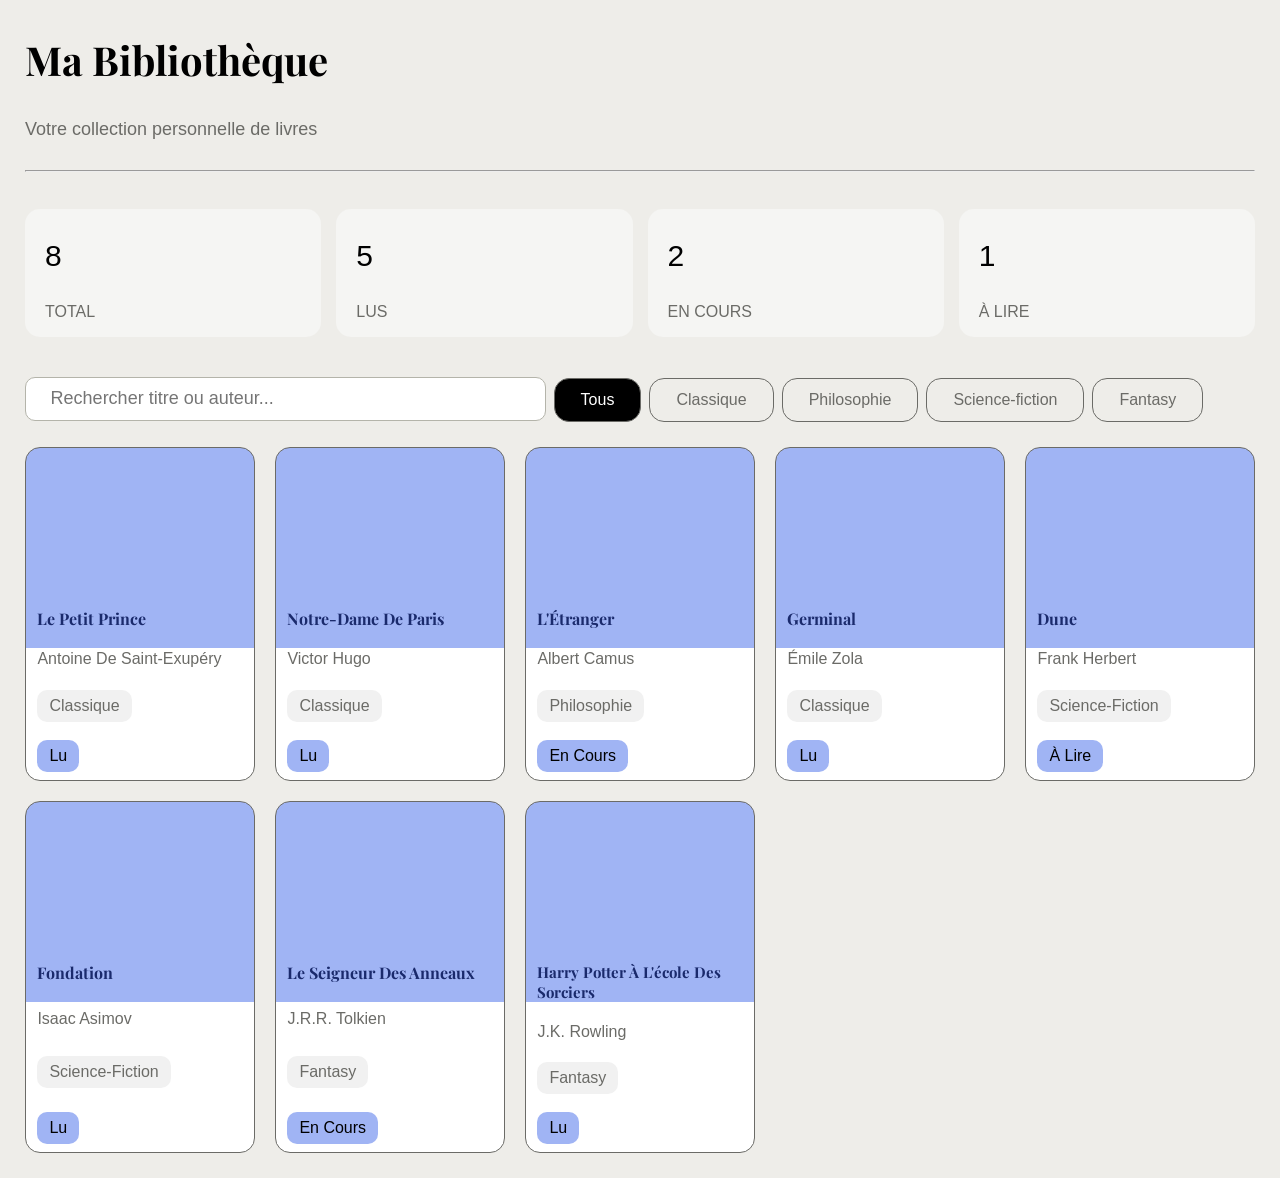
<file: index.html>
<!DOCTYPE html>
<html lang="fr">

<head>
    <meta charset="UTF-8">
    <meta name="viewport" content="width=device-width, initial-scale=1.0">
    <link rel="preconnect" href="https://fonts.googleapis.com">
    <link rel="preconnect" href="https://fonts.gstatic.com" crossorigin>
    <link href="https://fonts.googleapis.com/css2?family=Playfair+Display:ital,wght@0,400..900;1,400..900&display=swap"
        rel="stylesheet">
    <link rel="stylesheet" href="ecf.css">
    <link rel="stylesheet" href="ecf xsmall.css">
    <link rel="stylesheet" href="ecf small.css">
    <link rel="stylesheet" href="ecf.medium.css">
    <link rel="stylesheet" href="ecf large.css">
    <link rel="stylesheet" href="ecf xlarge.css">
    <title>Ma Bibliothèque</title>
</head>

<body>
    <header>
        <h2>Ma Bibliothèque</h2>
        <p>Votre collection personnelle de livres</p>
        <hr>
    </header>
    <main>
        <aside>
            <div>
                <p class="number">8</p>
                <p class="stats">TOTAL</p>
            </div>
            <div>
                <p class="number">5</p>
                <p class="stats">LUS</p>
            </div>
            <div>
                <p class="number">2</p>
                <p class="stats">EN COURS</p>
            </div>
            <div>
                <p class="number">1</p>
                <p class="stats">À LIRE</p>
            </div>
        </aside>

        <nav>
            <input id="search" type="text" placeholder="Rechercher titre ou auteur..." name="search">
            <p id="tous">Tous</p>
            <p class="catégorie">Classique</p>
            <p class="catégorie">Philosophie</p>
            <p class="catégorie">Science-fiction</p>
            <p class="catégorie">Fantasy</p>

        </nav>

        <section>

            <article>
                <h4>le petit prince</h4>
                <p>antoine de saint-exupéry</p>
                <p class="genre">classique</p>
                <p class="statistique">lu</p>
            </article>
            <article>
                <h4>notre-dame de paris</h4>
                <p>victor hugo</p>
                <p class="genre">Classique</p>
                <p class="statistique">Lu</p>
            </article>
            <article>
                <h4>l'Étranger</h4>
                <p>albert camus</p>
                <p class="genre">philosophie</p>
                <p class="statistique">en cours</p>
            </article>
            <article>
                <h4>germinal</h4>
                <p>émile zola</p>
                <p class="genre">classique</p>
                <p class="statistique">lu</p>
            </article>
            <article>
                <h4>dune</h4>
                <p>frank herbert</p>
                <p class="genre">science-fiction</p>
                <p class="statistique">à lire</p>
            </article>
            <article>
                <h4>fondation</h4>
                <p>isaac asimov</p>
                <p class="genre">science-fiction</p>
                <p class="statistique">Lu</p>
            </article>
            <article>
                <h4>le seigneur des anneaux</h4>
                <p>J.R.R. Tolkien</p>
                <p class="genre">Fantasy</p>
                <p class="statistique">en cours</p>
            </article>
            <article class="livre8">
                <h4>harry potter à l'école des sorciers</h4>
                <p>J.K. Rowling</p>
                <p class="genre">fantasy</p>
                <p class="statistique">Lu</p>
            </article>

        </section>

    </main>

    <script type="text/javascript" src="ecf.js"></script>

</body>

</html>
</file>
<file: ecf.css>
body {
    background-color: #eeede9;
    font-family: "DM Sans", sans-serif;
    font-weight: weight;
    font-style: normal;
}


.number {
    font-family: "DM Sans", sans-serif;
}


.stats {
    font-size: medium;
    color: #6b6b67;
}


input {
    padding-left: 2%;
    border: 1px solid #b4b4aa;

}


nav :hover {
    font-size: 150%;
    color: black;
    background-color: #A0B4F4;
}


section {
    display: grid;
    grid-template-columns: auto auto auto auto;
    gap: 20px;
    justify-content: center;
    text-transform: capitalize;
}


article {
    border-radius: 15px;
    background-color: #f1f1f1;
    border: 1px solid #6b6b67;
}


article p {
    color: #6b6b67;
}


p.statistique {
    color: black;
}


div {
    border-radius: 15px;
    background-color: #F5F5F3;
}


h2,
h4 {
    font-family: "Playfair Display", serif;
}


h4{color: #1a2a6c;}


nav p {
    border-radius: 15px;
    border: 1px solid #6b6b67;
    cursor: pointer;
}


.livre8 h4 {
    font-size: clamp(14px, 15px, 18px);
}
</file>
<file: ecf xsmall.css>
/* Small devices (portrait tablets and large phones, 600px and up) */
@media only screen and (max-width:600px) {


    header {
        font-size: 20px;
        margin: 40px;
    }


    header p {
        color: #6b6b67;
        font-size: 18px;
        margin-bottom: 30px;
    }


    aside {
        display: grid;
        grid-template-columns: repeat(2, 1fr);
        gap: 20px;
        margin-left: 5%;
        margin-right: 20px;
        margin-top: 7%;
        margin-bottom: 10%;
    }


    aside div {
        text-align: left;
        padding-left: 20px;
        border: none;
    }


    div p {
        font-size: 30px;
    }


    h6 {
        color: #6b6b67;
        font-size: small;
    }


    nav {
        display: flex;
        flex-wrap: wrap;
        margin: 5%;


    }


    nav input {
        height: 40px;
        width: 100%;
        border-radius: 10px;
        margin-bottom: 15px;
        background-color: white;
        font-size: 18px;
    }


    nav p {
        margin: 5px;
        padding: 12px 30px;
        margin-top: 10px;
        font-size: 16px;
        color: #6b6b67;
    }


    #tous {
        background: black;
        color: white;

    }


    section {
        display: grid;
        grid-template-columns: auto;
    }


    article {
        background: linear-gradient(#A0B4F4 180px, white 0);
        padding-top: 120px;
        width: 85vw;
    }


    h4,
    article p {
        margin: 5%;
    }


    .genre {
        border-radius: 10px;
        background-color: #f1f1f1;
        padding: 7px;
    }


    .statistique {
        border-radius: 10px;
        background-color: #A0B4F4;
        padding: 7px;
    }


    .genre,
    .statistique {
        display: block;
        width: fit-content;
        padding: 7px 12px;
        border-radius: 10px;
        margin-bottom: 8px;
    }
}
</file>
<file: ecf small.css>
/* Small devices (portrait tablets and large phones, 600px and up) */
@media only screen and (min-width: 601px) and (max-width:768px) {


    header {
        font-size: 20px;
        margin: 20px;
    }


    header p {
        color: #6b6b67;
        font-size: 18px;
        margin-bottom: 30px;
    }


    aside {
        display: grid;
        grid-template-columns: repeat(2, 1fr);
        gap: 20px;
        margin-left: 2%;
        margin-right: 10px;
        margin-top: 7%;
        margin-bottom: 5%;
    }


    aside div {
        text-align: left;
        padding-left: 20px;
        border: none;
    }


    div p {
        font-size: 30px;
    }


    h6 {
        color: #6b6b67;
        font-size: small;
    }


    nav {
        display: flex;
        flex-wrap: wrap;
        width: 99%;
        margin-left: 10px;
        margin-bottom: 30px;
    }


    nav input {
        height: 40px;
        width: 95%;
        border-radius: 10px;
        margin-bottom: 15px;
        margin-left: 5px;
        background-color: white;
        font-size: 18px;
    }


    nav p {
        margin: 5px;
        padding: 12px 30px;
        margin-top: 5px;
        font-size: 16px;
        color: #6b6b67;
    }


    #tous {
        background: black;
        color: white;

    }


    section {
        display: grid;
        grid-template-columns: auto auto;
        width: 100%;
    }


    article {
        background: linear-gradient(#A0B4F4 200px, white 0);
        padding-top: 150px;
        width: 45vw;
        display: flex;
        flex-direction: column;
        justify-content: space-between;
    }


    h4,
    article p {
        margin: 5%;
        margin-top: 10px;
    }


    .genre {
        border-radius: 10px;
        background-color: #f1f1f1;
        padding: 7px;
    }


    .statistique {
        border-radius: 10px;
        background-color: #A0B4F4;
        padding: 7px;
    }


    .genre,
    .statistique {
        display: block;
        width: fit-content;
        padding: 7px 12px;
        border-radius: 10px;
        margin-bottom: 8px;
    }
}
</file>
<file: ecf.medium.css>
/* Medium devices (landscape tablets, 768px and up) */
@media only screen and (min-width: 769px) and (max-width:992px) {


    body {
        margin: 25px;
    }


    header {
        font-size: 20px;
    }


    header p {
        color: #6b6b67;
        font-size: 18px;
        margin-bottom: 30px;
    }


    aside {
        display: flex;
        gap: 15px;
        margin-top: 5%;
        margin-bottom: 5%;
    }


    aside div {
        text-align: left;
        padding-left: 20px;
        width: 100%;
        border: none;
    }


    div p {
        font-size: 30px;
    }


    h6 {
        color: #6b6b67;
        font-size: small;
    }


    nav {
        display: flex;
        flex-wrap: wrap;
        gap: 8px;
        margin-bottom: 10px;
    }


    nav input {
        height: 40px;
        width: 100%;
        border-radius: 10px;
        background-color: white;
        font-size: 18px;
    }


    nav p {
        padding: 12px 18px;
        margin-bottom: 15px;
        font-size: 16px;
        color: #6b6b67;
    }


    #tous {
        background: black;
        color: white;

    }


    section {
        display: grid;
        grid-template-columns: repeat(3, 1fr);
        width: 100%;

    }


    article {
        background: linear-gradient(#A0B4F4 195px, white 0);
        padding-top: 150px;
        display: flex;
        flex-direction: column;
        justify-content: space-between;
    }


    h4,
    article p {
        margin: 5%;
        margin-top: 10px;
    }


    .genre {
        border-radius: 10px;
        background-color: #f1f1f1;
        padding: 7px;
    }


    .statistique {
        border-radius: 10px;
        background-color: #A0B4F4;
        padding: 7px;
    }


    .genre,
    .statistique {
        display: block;
        width: fit-content;
        padding: 7px 12px;
        border-radius: 10px;
        margin-bottom: 8px;
    }
}
</file>
<file: ecf large.css>
/* Large devices (laptops/desktops, 992px and up) */
@media only screen and (min-width: 993px)and (max-width:1200px) {

    body {
        margin: 25px;
    }


    header {
        font-size: 20px;
    }


    header p {
        color: #6b6b67;
        font-size: 18px;
        margin-bottom: 30px;
    }


    aside {
        display: flex;
        gap: 15px;
        margin-top: 3%;
        margin-bottom: 2%;
    }


    aside div {
        text-align: left;
        padding-left: 20px;
        width: 100%;
        border: none;
    }


    div p {
        font-size: 30px;
    }


    h6 {
        color: #6b6b67;
        font-size: small;
    }


    nav {
        display: flex;
        flex-wrap: wrap;
        gap: 8px;
        margin-bottom: 10px;
    }


    nav input {
        height: 40px;
        width: 40%;
        border-radius: 10px;
        background-color: white;
        font-size: 18px;
        margin-top: 15px;

    }


    nav p {
        padding: 12px 14px;
        margin-bottom: 15px;
        font-size: 16px;
        width: auto;
        color: #6b6b67;
    }


    #tous {
        background: black;
        color: white;

    }


    section {
        display: grid;
        grid-template-columns: repeat(4, 1fr);
        width: 100%;

    }


    article {
        background: linear-gradient(#A0B4F4 15vw, white 10vw);
        padding-top: 45%;
        display: flex;
        flex-direction: column;
        justify-content: space-between;
    }


    h4,
    article p {
        margin: 5%;
        margin-top: 10px;
    }


    .genre {
        border-radius: 10px;
        background-color: #f1f1f1;
        padding: 7px;
    }


    .statistique {
        border-radius: 10px;
        background-color: #A0B4F4;
        padding: 7px;
    }


    .genre,
    .statistique {
        display: block;
        width: fit-content;
        padding: 7px 12px;
        border-radius: 10px;
        margin-bottom: 8px;
    }
}
</file>
<file: ecf xlarge.css>
/* Extra large devices (large laptops and desktops, 1200px and up) */
@media only screen and (min-width: 1201px) {


    h2{font-size:40px;}

    body {
        margin: 25px;
    }


    header {
        font-size: 20px;
    }


    header p {
        color: #6b6b67;
        font-size: 18px;
        margin-bottom: 30px;
    }


    aside {
        display: flex;
        gap: 15px;
        margin-top: 3%;
        margin-bottom: 2%;
    }


    aside div {
        text-align: left;
        padding-left: 20px;
        width: 100%;
        border: none;
    }


    div p {
        font-size: 30px;
    }


    h6 {
        color: #6b6b67;
        font-size: small;
    }


    nav {
        display: flex;
        flex-wrap: wrap;
        gap: 8px;
        margin-bottom: 10px;
    }


    nav input {
        height: 40px;
        width: 40%;
        border-radius: 10px;
        background-color: white;
        font-size: 18px;
        margin-top: 15px;

    }


    nav p {
        padding: 12px 26px;
        margin-bottom: 15px;
        font-size: 16px;
        width: auto;
        color: #6b6b67;
    }


    #tous {
        background: black;
        color: white;

    }


    section {
        display: grid;
        grid-template-columns: repeat(5, 1fr);
        width: 100%;

    }


    article {
        background: linear-gradient(#A0B4F4 200px, white 0);
        padding-top: 150px;
        display: flex;
        flex-direction: column;
        justify-content: space-between;
    }


    h4,
    article p {
        margin: 5%;
        margin-top: 10px;
    }


    .genre {
        border-radius: 10px;
        background-color: #f1f1f1;
        padding: 7px;
    }


    .statistique {
        border-radius: 10px;
        background-color: #A0B4F4;
        padding: 7px;
    }


    .genre,
    .statistique {
        display: block;
        width: fit-content;
        padding: 7px 12px;
        border-radius: 10px;
        margin-bottom: 8px;
    }
}
</file>
<file: ECF-HTML-CSS-JS-main/ecf.css>
body {
    background-color: #eeede9;
    font-family: "DM Sans", sans-serif;
    font-weight: weight;
    font-style: normal;
}


.number {
    font-family: "DM Sans", sans-serif;
}


.stats {
    font-size: medium;
    color: #6b6b67;
}


input {
    padding-left: 2%;
    border: 1px solid #b4b4aa;

}


nav :hover {
    font-size: 150%;
    color: black;
    background-color: #A0B4F4;
}


section {
    display: grid;
    grid-template-columns: auto auto auto auto;
    gap: 20px;
    justify-content: center;
    text-transform: capitalize;
}


article {
    border-radius: 15px;
    background-color: #f1f1f1;
    border: 1px solid #6b6b67;
}


article p {
    color: #6b6b67;
}


p.statistique {
    color: black;
}


div {
    border-radius: 15px;
    background-color: #F5F5F3;
}


h2,
h4 {
    font-family: "Playfair Display", serif;
}


h4{color: #1a2a6c;}


nav p {
    border-radius: 15px;
    border: 1px solid #6b6b67;
    cursor: pointer;
}


.livre8 h4 {
    font-size: clamp(14px, 15px, 18px);
}
</file>
<file: ECF-HTML-CSS-JS-main/ecf xsmall.css>
/* Small devices (portrait tablets and large phones, 600px and up) */
@media only screen and (max-width:600px) {


    header {
        font-size: 20px;
        margin: 40px;
    }


    header p {
        color: #6b6b67;
        font-size: 18px;
        margin-bottom: 30px;
    }


    aside {
        display: grid;
        grid-template-columns: repeat(2, 1fr);
        gap: 20px;
        margin-left: 5%;
        margin-right: 20px;
        margin-top: 7%;
        margin-bottom: 10%;
    }


    aside div {
        text-align: left;
        padding-left: 20px;
        border: none;
    }


    div p {
        font-size: 30px;
    }


    h6 {
        color: #6b6b67;
        font-size: small;
    }


    nav {
        display: flex;
        flex-wrap: wrap;
        margin: 5%;


    }


    nav input {
        height: 40px;
        width: 100%;
        border-radius: 10px;
        margin-bottom: 15px;
        background-color: white;
        font-size: 18px;
    }


    nav p {
        margin: 5px;
        padding: 12px 30px;
        margin-top: 10px;
        font-size: 16px;
        color: #6b6b67;
    }


    #tous {
        background: black;
        color: white;

    }


    section {
        display: grid;
        grid-template-columns: auto;
    }


    article {
        background: linear-gradient(#A0B4F4 180px, white 0);
        padding-top: 120px;
        width: 85vw;
    }


    h4,
    article p {
        margin: 5%;
    }


    .genre {
        border-radius: 10px;
        background-color: #f1f1f1;
        padding: 7px;
    }


    .statistique {
        border-radius: 10px;
        background-color: #A0B4F4;
        padding: 7px;
    }


    .genre,
    .statistique {
        display: block;
        width: fit-content;
        padding: 7px 12px;
        border-radius: 10px;
        margin-bottom: 8px;
    }
}
</file>
<file: ECF-HTML-CSS-JS-main/ecf small.css>
/* Small devices (portrait tablets and large phones, 600px and up) */
@media only screen and (min-width: 601px) and (max-width:768px) {


    header {
        font-size: 20px;
        margin: 20px;
    }


    header p {
        color: #6b6b67;
        font-size: 18px;
        margin-bottom: 30px;
    }


    aside {
        display: grid;
        grid-template-columns: repeat(2, 1fr);
        gap: 20px;
        margin-left: 2%;
        margin-right: 10px;
        margin-top: 7%;
        margin-bottom: 5%;
    }


    aside div {
        text-align: left;
        padding-left: 20px;
        border: none;
    }


    div p {
        font-size: 30px;
    }


    h6 {
        color: #6b6b67;
        font-size: small;
    }


    nav {
        display: flex;
        flex-wrap: wrap;
        width: 99%;
        margin-left: 10px;
        margin-bottom: 30px;
    }


    nav input {
        height: 40px;
        width: 95%;
        border-radius: 10px;
        margin-bottom: 15px;
        margin-left: 5px;
        background-color: white;
        font-size: 18px;
    }


    nav p {
        margin: 5px;
        padding: 12px 30px;
        margin-top: 5px;
        font-size: 16px;
        color: #6b6b67;
    }


    #tous {
        background: black;
        color: white;

    }


    section {
        display: grid;
        grid-template-columns: auto auto;
        width: 100%;
    }


    article {
        background: linear-gradient(#A0B4F4 200px, white 0);
        padding-top: 150px;
        width: 45vw;
        display: flex;
        flex-direction: column;
        justify-content: space-between;
    }


    h4,
    article p {
        margin: 5%;
        margin-top: 10px;
    }


    .genre {
        border-radius: 10px;
        background-color: #f1f1f1;
        padding: 7px;
    }


    .statistique {
        border-radius: 10px;
        background-color: #A0B4F4;
        padding: 7px;
    }


    .genre,
    .statistique {
        display: block;
        width: fit-content;
        padding: 7px 12px;
        border-radius: 10px;
        margin-bottom: 8px;
    }
}
</file>
<file: ECF-HTML-CSS-JS-main/ecf.medium.css>
/* Medium devices (landscape tablets, 768px and up) */
@media only screen and (min-width: 769px) and (max-width:992px) {


    body {
        margin: 25px;
    }


    header {
        font-size: 20px;
    }


    header p {
        color: #6b6b67;
        font-size: 18px;
        margin-bottom: 30px;
    }


    aside {
        display: flex;
        gap: 15px;
        margin-top: 5%;
        margin-bottom: 5%;
    }


    aside div {
        text-align: left;
        padding-left: 20px;
        width: 100%;
        border: none;
    }


    div p {
        font-size: 30px;
    }


    h6 {
        color: #6b6b67;
        font-size: small;
    }


    nav {
        display: flex;
        flex-wrap: wrap;
        gap: 8px;
        margin-bottom: 10px;
    }


    nav input {
        height: 40px;
        width: 100%;
        border-radius: 10px;
        background-color: white;
        font-size: 18px;
    }


    nav p {
        padding: 12px 18px;
        margin-bottom: 15px;
        font-size: 16px;
        color: #6b6b67;
    }


    #tous {
        background: black;
        color: white;

    }


    section {
        display: grid;
        grid-template-columns: repeat(3, 1fr);
        width: 100%;

    }


    article {
        background: linear-gradient(#A0B4F4 195px, white 0);
        padding-top: 150px;
        display: flex;
        flex-direction: column;
        justify-content: space-between;
    }


    h4,
    article p {
        margin: 5%;
        margin-top: 10px;
    }


    .genre {
        border-radius: 10px;
        background-color: #f1f1f1;
        padding: 7px;
    }


    .statistique {
        border-radius: 10px;
        background-color: #A0B4F4;
        padding: 7px;
    }


    .genre,
    .statistique {
        display: block;
        width: fit-content;
        padding: 7px 12px;
        border-radius: 10px;
        margin-bottom: 8px;
    }
}
</file>
<file: ECF-HTML-CSS-JS-main/ecf large.css>
/* Large devices (laptops/desktops, 992px and up) */
@media only screen and (min-width: 993px)and (max-width:1200px) {

    body {
        margin: 25px;
    }


    header {
        font-size: 20px;
    }


    header p {
        color: #6b6b67;
        font-size: 18px;
        margin-bottom: 30px;
    }


    aside {
        display: flex;
        gap: 15px;
        margin-top: 3%;
        margin-bottom: 2%;
    }


    aside div {
        text-align: left;
        padding-left: 20px;
        width: 100%;
        border: none;
    }


    div p {
        font-size: 30px;
    }


    h6 {
        color: #6b6b67;
        font-size: small;
    }


    nav {
        display: flex;
        flex-wrap: wrap;
        gap: 8px;
        margin-bottom: 10px;
    }


    nav input {
        height: 40px;
        width: 40%;
        border-radius: 10px;
        background-color: white;
        font-size: 18px;
        margin-top: 15px;

    }


    nav p {
        padding: 12px 14px;
        margin-bottom: 15px;
        font-size: 16px;
        width: auto;
        color: #6b6b67;
    }


    #tous {
        background: black;
        color: white;

    }


    section {
        display: grid;
        grid-template-columns: repeat(4, 1fr);
        width: 100%;

    }


    article {
        background: linear-gradient(#A0B4F4 15vw, white 10vw);
        padding-top: 45%;
        display: flex;
        flex-direction: column;
        justify-content: space-between;
    }


    h4,
    article p {
        margin: 5%;
        margin-top: 10px;
    }


    .genre {
        border-radius: 10px;
        background-color: #f1f1f1;
        padding: 7px;
    }


    .statistique {
        border-radius: 10px;
        background-color: #A0B4F4;
        padding: 7px;
    }


    .genre,
    .statistique {
        display: block;
        width: fit-content;
        padding: 7px 12px;
        border-radius: 10px;
        margin-bottom: 8px;
    }
}
</file>
<file: ECF-HTML-CSS-JS-main/ecf xlarge.css>
/* Extra large devices (large laptops and desktops, 1200px and up) */
@media only screen and (min-width: 1201px) {


    h2{font-size:40px;}

    body {
        margin: 25px;
    }


    header {
        font-size: 20px;
    }


    header p {
        color: #6b6b67;
        font-size: 18px;
        margin-bottom: 30px;
    }


    aside {
        display: flex;
        gap: 15px;
        margin-top: 3%;
        margin-bottom: 2%;
    }


    aside div {
        text-align: left;
        padding-left: 20px;
        width: 100%;
        border: none;
    }


    div p {
        font-size: 30px;
    }


    h6 {
        color: #6b6b67;
        font-size: small;
    }


    nav {
        display: flex;
        flex-wrap: wrap;
        gap: 8px;
        margin-bottom: 10px;
    }


    nav input {
        height: 40px;
        width: 40%;
        border-radius: 10px;
        background-color: white;
        font-size: 18px;
        margin-top: 15px;

    }


    nav p {
        padding: 12px 26px;
        margin-bottom: 15px;
        font-size: 16px;
        width: auto;
        color: #6b6b67;
    }


    #tous {
        background: black;
        color: white;

    }


    section {
        display: grid;
        grid-template-columns: repeat(5, 1fr);
        width: 100%;

    }


    article {
        background: linear-gradient(#A0B4F4 200px, white 0);
        padding-top: 150px;
        display: flex;
        flex-direction: column;
        justify-content: space-between;
    }


    h4,
    article p {
        margin: 5%;
        margin-top: 10px;
    }


    .genre {
        border-radius: 10px;
        background-color: #f1f1f1;
        padding: 7px;
    }


    .statistique {
        border-radius: 10px;
        background-color: #A0B4F4;
        padding: 7px;
    }


    .genre,
    .statistique {
        display: block;
        width: fit-content;
        padding: 7px 12px;
        border-radius: 10px;
        margin-bottom: 8px;
    }
}
</file>
